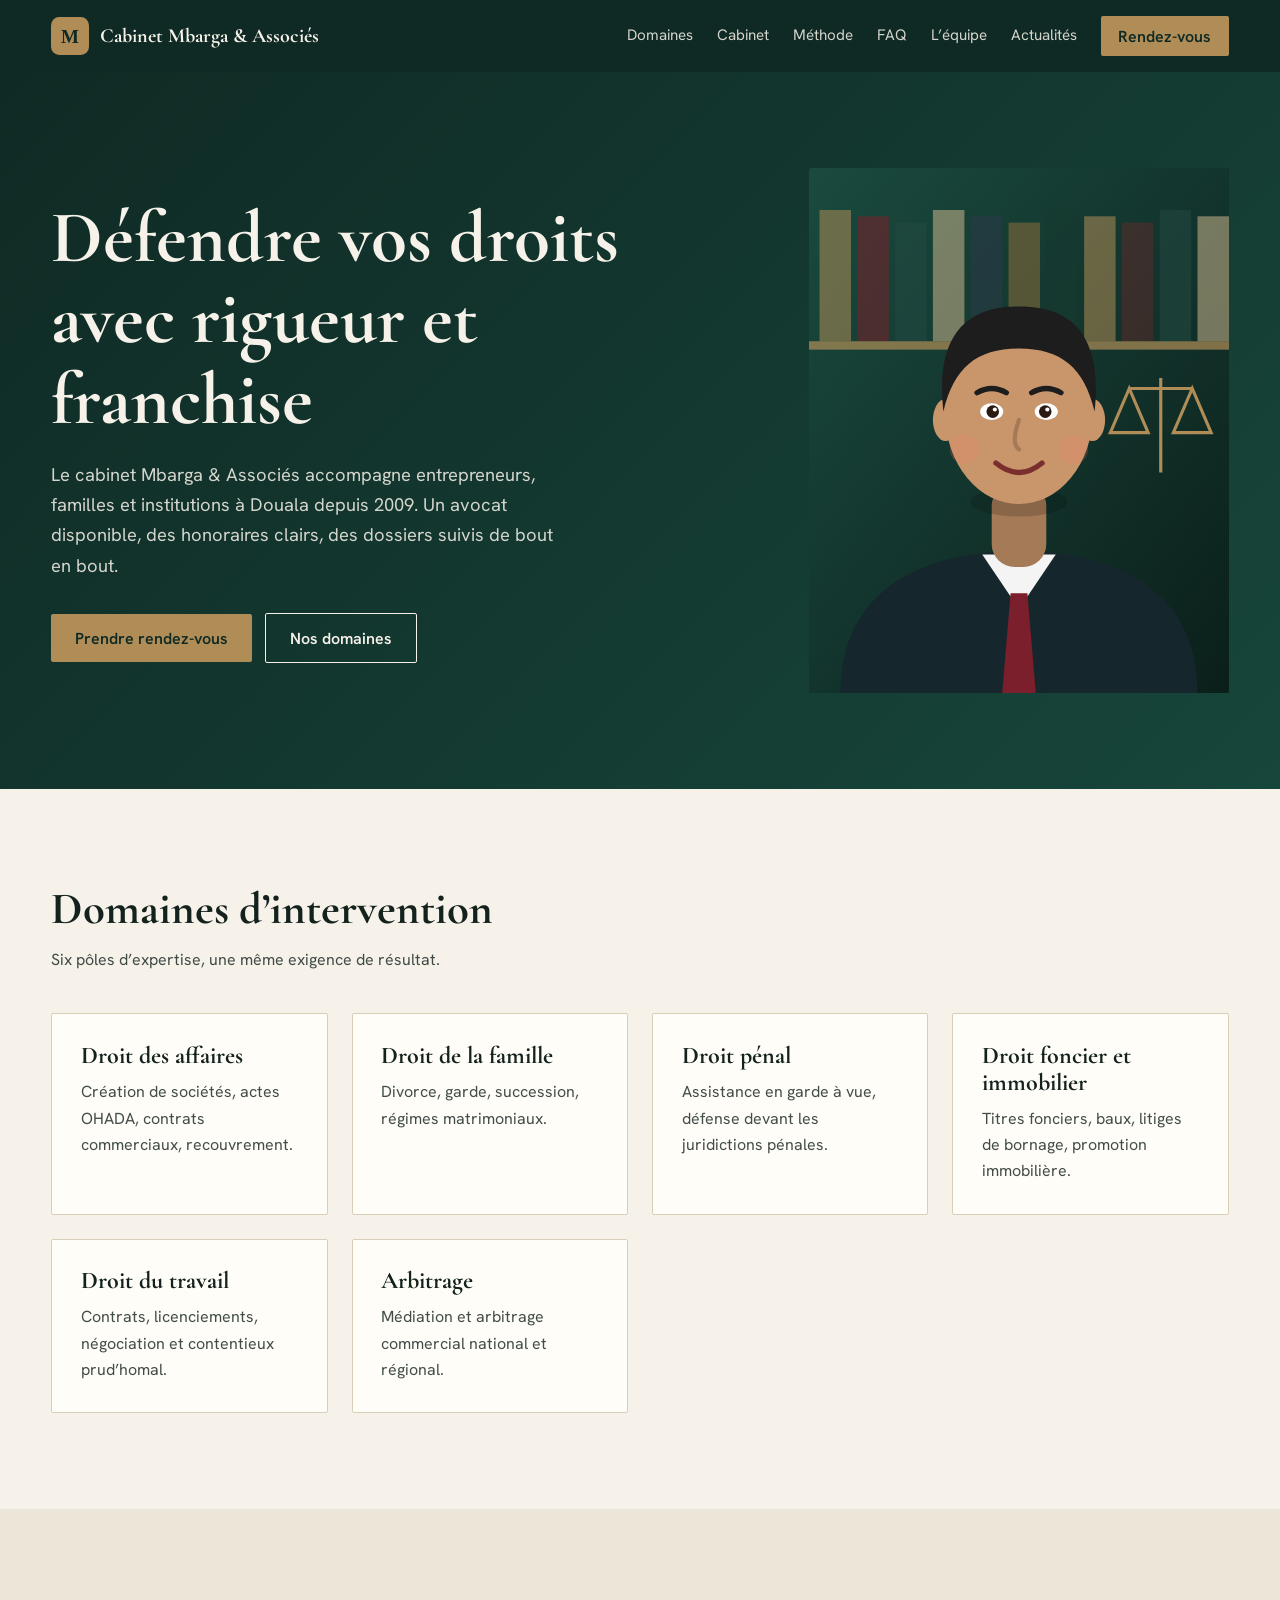
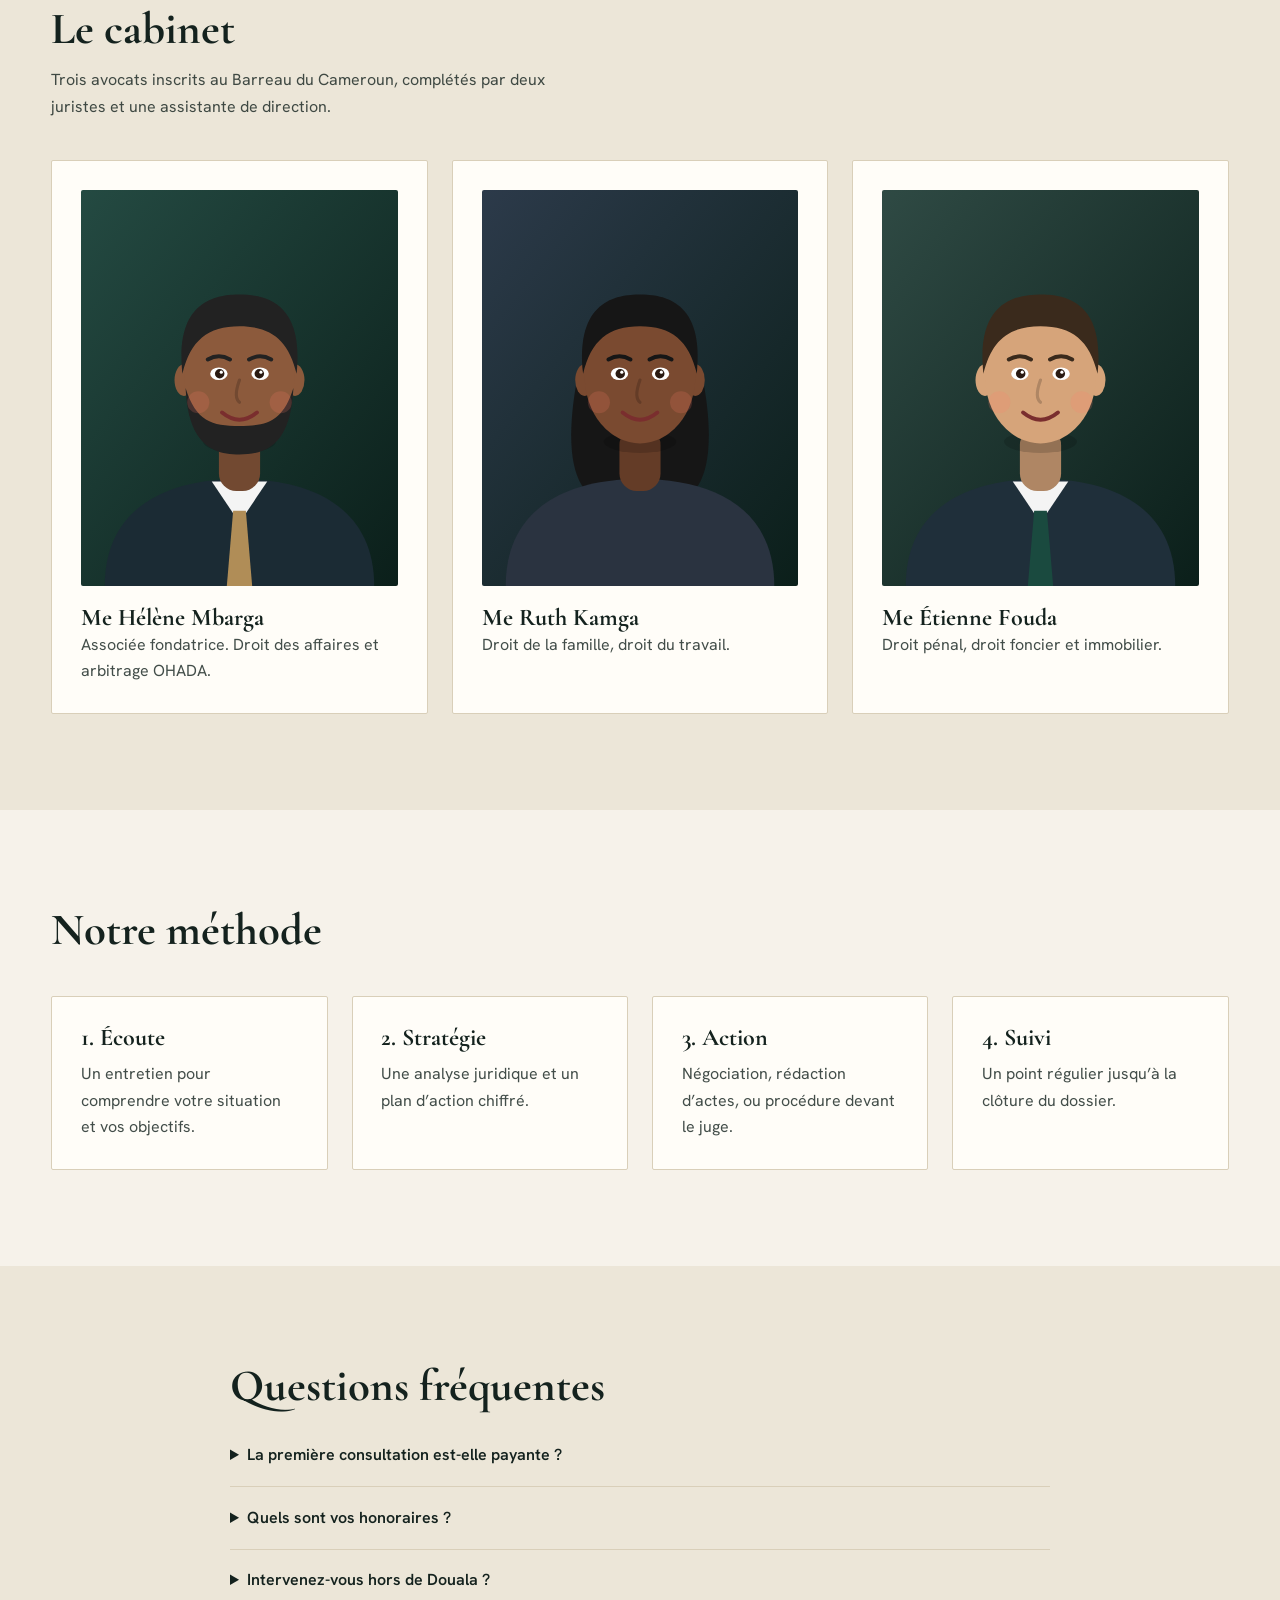
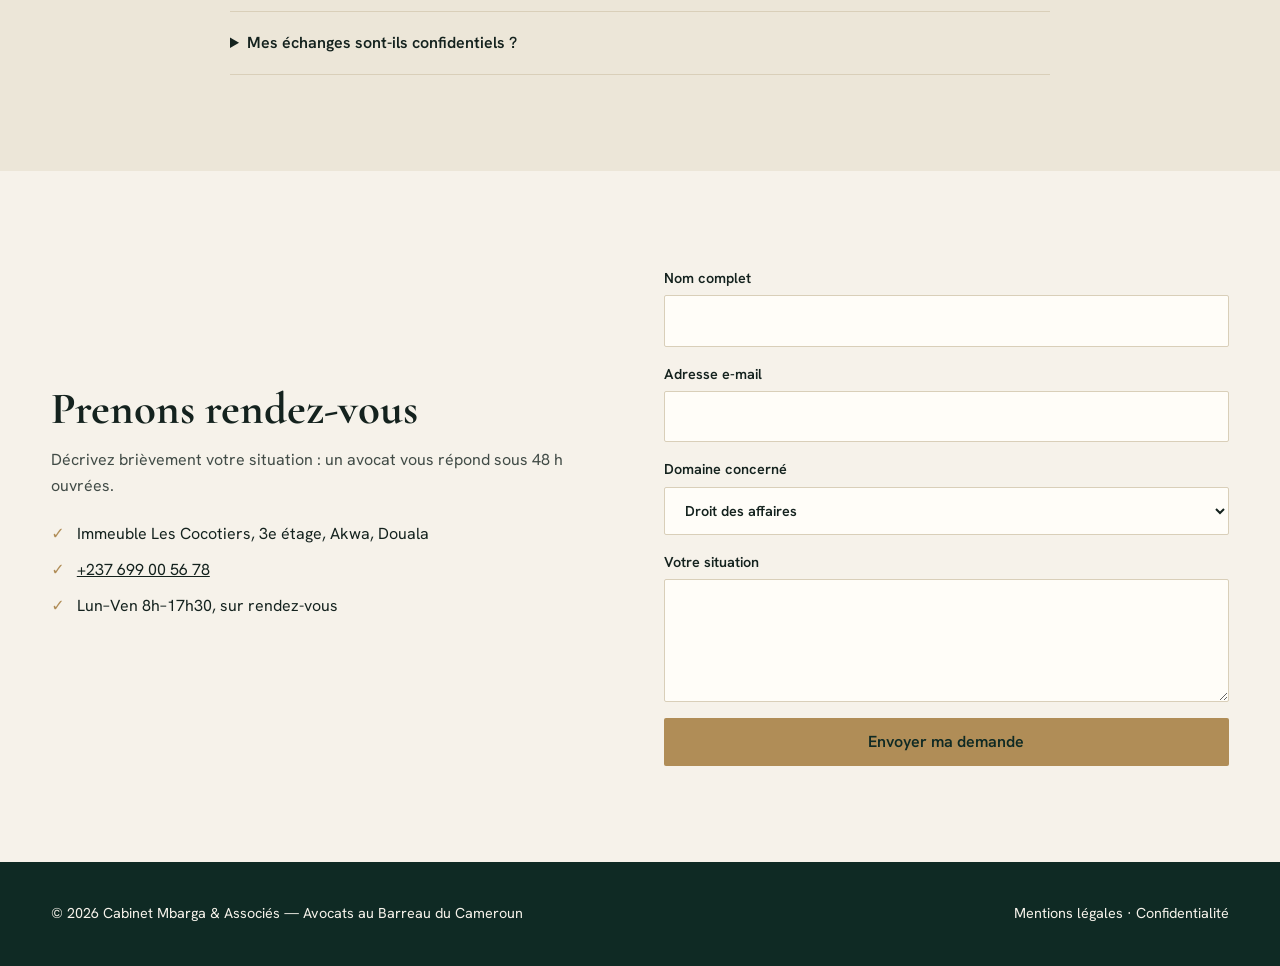
<file: index.html>
<!DOCTYPE html>
<html lang="fr"><head><meta charset="utf-8"><meta name="viewport" content="width=device-width,initial-scale=1"><title>Cabinet Mbarga & Associés | Avocats à Douala</title><meta name="description" content="Cabinet d’avocats à Douala : droit des affaires, famille, pénal, foncier, travail, arbitrage."><link rel="icon" href="favicon.svg" type="image/svg+xml"><link rel="preconnect" href="https://fonts.googleapis.com"><link rel="preconnect" href="https://fonts.gstatic.com" crossorigin><link rel="stylesheet" href="https://fonts.googleapis.com/css2?family=Cormorant+Garamond:wght@500;700&family=Hanken+Grotesk:wght@400;600&display=swap"><link rel="stylesheet" href="css/style.css"></head><body>
<header><div class="wrap"><a class="logo" href="index.html"><img src="favicon.svg" alt="">Cabinet Mbarga & Associés</a><button class="burger" aria-label="Menu" aria-expanded="false" aria-controls="nav">&#9776;</button><nav id="nav"><a href="index.html#domaines">Domaines</a><a href="index.html#equipe">Cabinet</a><a href="index.html#methode">Méthode</a><a href="index.html#faq">FAQ</a><a href="equipe.html">L’équipe</a><a href="actualites.html">Actualités</a><a class="btn" href="index.html#contact">Rendez-vous</a></nav></div></header>
<main id="top"><section class="hero"><div class="wrap"><div><h1>Défendre vos droits avec rigueur et franchise</h1><p class="lead">Le cabinet Mbarga &amp; Associés accompagne entrepreneurs, familles et institutions à Douala depuis 2009. Un avocat disponible, des honoraires clairs, des dossiers suivis de bout en bout.</p><a class="btn" href="#contact">Prendre rendez-vous</a><a class="btn ghost" href="#domaines">Nos domaines</a></div><img src="img/hero.svg" alt="Maître Hélène Mbarga, avocate associée" style="max-width:420px;margin-left:auto"></div></section>
<section id="domaines"><div class="wrap"><h2>Domaines d’intervention</h2><p class="intro">Six pôles d’expertise, une même exigence de résultat.</p><div class="grid"><div class="card"><h3>Droit des affaires</h3><p style="margin-top:.6rem">Création de sociétés, actes OHADA, contrats commerciaux, recouvrement.</p></div><div class="card"><h3>Droit de la famille</h3><p style="margin-top:.6rem">Divorce, garde, succession, régimes matrimoniaux.</p></div><div class="card"><h3>Droit pénal</h3><p style="margin-top:.6rem">Assistance en garde à vue, défense devant les juridictions pénales.</p></div><div class="card"><h3>Droit foncier et immobilier</h3><p style="margin-top:.6rem">Titres fonciers, baux, litiges de bornage, promotion immobilière.</p></div><div class="card"><h3>Droit du travail</h3><p style="margin-top:.6rem">Contrats, licenciements, négociation et contentieux prud’homal.</p></div><div class="card"><h3>Arbitrage</h3><p style="margin-top:.6rem">Médiation et arbitrage commercial national et régional.</p></div></div></div></section>
<section id="equipe" class="alt"><div class="wrap"><h2>Le cabinet</h2><p class="intro">Trois avocats inscrits au Barreau du Cameroun, complétés par deux juristes et une assistante de direction.</p><div class="grid"><div class="card"><img src="img/p1.svg" alt="Maître Hélène Mbarga"><h3>Me Hélène Mbarga</h3><p>Associée fondatrice. Droit des affaires et arbitrage OHADA.</p></div><div class="card"><img src="img/p2.svg" alt="Maître Ruth Kamga"><h3>Me Ruth Kamga</h3><p>Droit de la famille, droit du travail.</p></div><div class="card"><img src="img/p3.svg" alt="Maître Étienne Fouda"><h3>Me Étienne Fouda</h3><p>Droit pénal, droit foncier et immobilier.</p></div></div></div></section>
<section id="methode"><div class="wrap"><h2>Notre méthode</h2><div class="grid"><div class="card"><h3>1. Écoute</h3><p style="margin-top:.6rem">Un entretien pour comprendre votre situation et vos objectifs.</p></div><div class="card"><h3>2. Stratégie</h3><p style="margin-top:.6rem">Une analyse juridique et un plan d’action chiffré.</p></div><div class="card"><h3>3. Action</h3><p style="margin-top:.6rem">Négociation, rédaction d’actes, ou procédure devant le juge.</p></div><div class="card"><h3>4. Suivi</h3><p style="margin-top:.6rem">Un point régulier jusqu’à la clôture du dossier.</p></div></div></div></section>
<section id="faq" class="alt"><div class="wrap" style="max-width:820px"><h2>Questions fréquentes</h2><details><summary>La première consultation est-elle payante ?</summary><p>Un premier entretien de 30 minutes est offert pour évaluer votre dossier.</p></details><details><summary>Quels sont vos honoraires ?</summary><p>Forfait, taux horaire ou honoraire de résultat selon le dossier, toujours précisés par convention écrite.</p></details><details><summary>Intervenez-vous hors de Douala ?</summary><p>Oui : Yaoundé, Garoua, Bafoussam, et devant les juridictions communautaires.</p></details><details><summary>Mes échanges sont-ils confidentiels ?</summary><p>Absolument. Le secret professionnel couvre tous vos échanges avec le cabinet.</p></details></div></section>
<section id="contact"><div class="wrap two"><div><h2>Prenons rendez-vous</h2><p class="intro">Décrivez brièvement votre situation : un avocat vous répond sous 48 h ouvrées.</p><ul class="ck"><li>Immeuble Les Cocotiers, 3e étage, Akwa, Douala</li><li><a href="tel:+237699005678">+237 699 00 56 78</a></li><li>Lun–Ven 8h–17h30, sur rendez-vous</li></ul></div><form data-mail="contact@mbarga-associes.example" data-subject="Demande de rendez-vous — Cabinet Mbarga"><label>Nom complet<input name="nom" type="text" required></label><label>Adresse e-mail<input name="email" type="email" required></label><label>Domaine concerné<select name="domaine"><option>Droit des affaires</option><option>Droit de la famille</option><option>Droit pénal</option><option>Droit foncier et immobilier</option><option>Droit du travail</option><option>Arbitrage</option></select></label><label>Votre situation<textarea name="message" rows="4" required></textarea></label><button class="btn" type="submit">Envoyer ma demande</button><p class="ok" role="status" hidden>Merci ! Votre application de messagerie s’ouvre pour envoyer la demande.</p></form></div></section></main>
<footer><div class="wrap"><span>© 2026 Cabinet Mbarga &amp; Associés — Avocats au Barreau du Cameroun</span><span>Mentions légales · Confidentialité</span></div></footer>
<script src="js/main.js"></script></body></html>
</file>
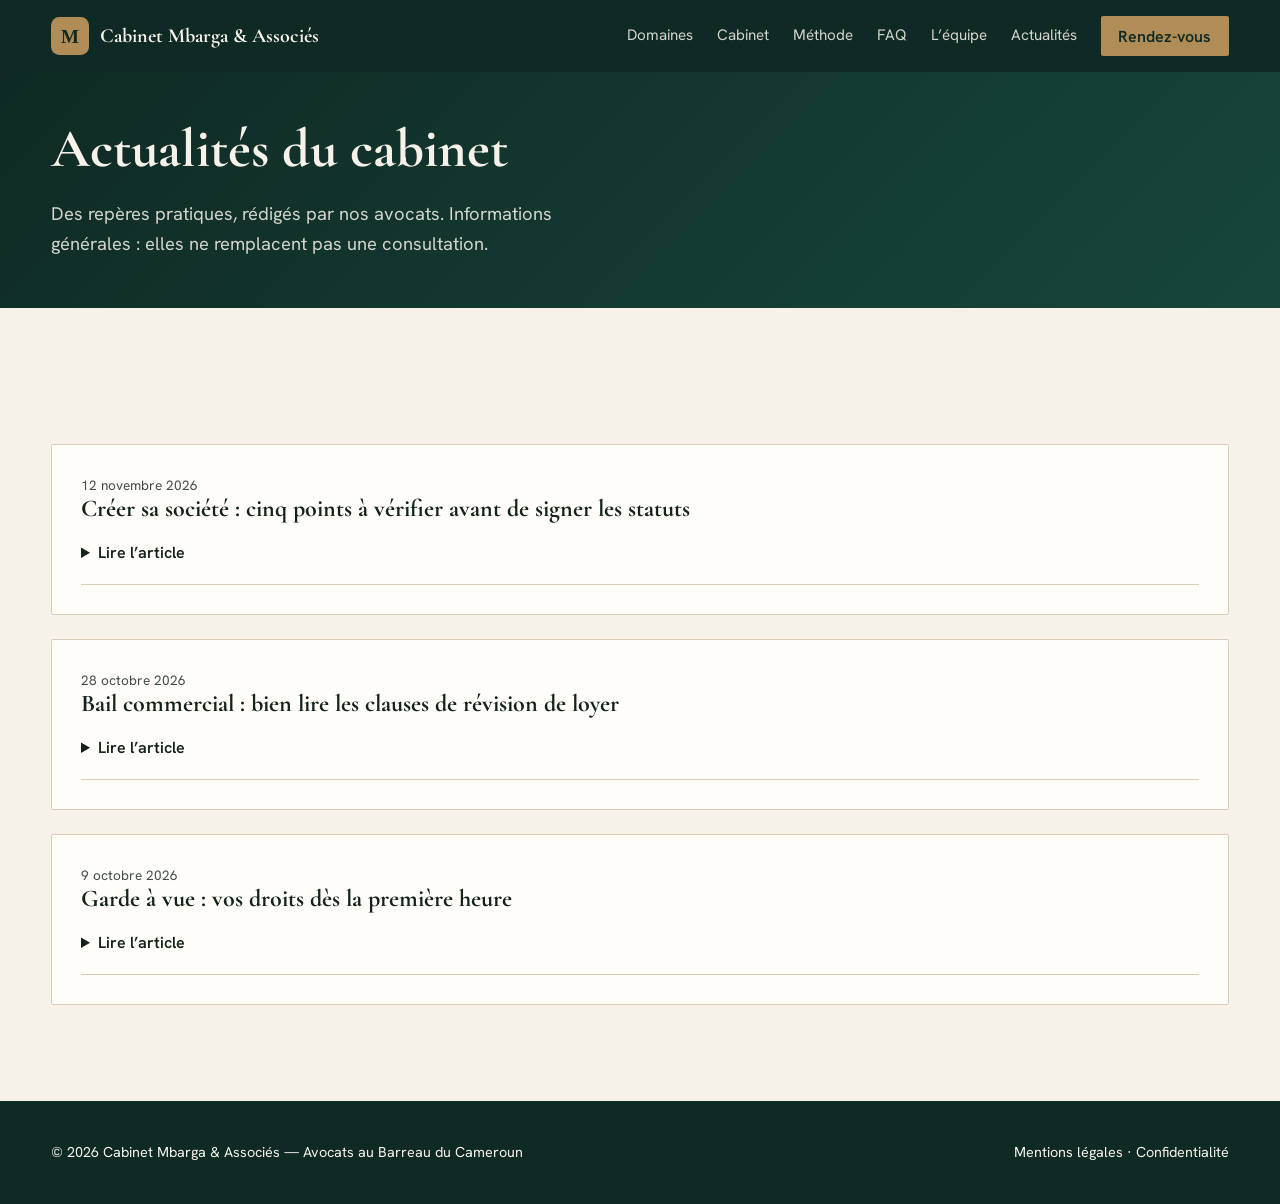
<file: actualites.html>
<!DOCTYPE html>
<html lang="fr"><head><meta charset="utf-8"><meta name="viewport" content="width=device-width,initial-scale=1"><title>Actualités | Cabinet Mbarga & Associés</title><meta name="description" content="Conseils juridiques et actualités du cabinet Mbarga et Associés."><link rel="icon" href="favicon.svg" type="image/svg+xml"><link rel="preconnect" href="https://fonts.googleapis.com"><link rel="preconnect" href="https://fonts.gstatic.com" crossorigin><link rel="stylesheet" href="https://fonts.googleapis.com/css2?family=Cormorant+Garamond:wght@500;700&family=Hanken+Grotesk:wght@400;600&display=swap"><link rel="stylesheet" href="css/style.css"></head><body>
<header><div class="wrap"><a class="logo" href="index.html"><img src="favicon.svg" alt="">Cabinet Mbarga & Associés</a><button class="burger" aria-label="Menu" aria-expanded="false" aria-controls="nav">&#9776;</button><nav id="nav"><a href="index.html#domaines">Domaines</a><a href="index.html#equipe">Cabinet</a><a href="index.html#methode">Méthode</a><a href="index.html#faq">FAQ</a><a href="equipe.html">L’équipe</a><a href="actualites.html">Actualités</a><a class="btn" href="index.html#contact">Rendez-vous</a></nav></div></header>
<main id="top"><section class="hero" style="padding:3rem 0"><div class="wrap" style="display:block"><h1 style="font-size:clamp(2rem,5vw,3.4rem)">Actualités du cabinet</h1><p class="lead" style="margin-bottom:0">Des repères pratiques, rédigés par nos avocats. Informations générales : elles ne remplacent pas une consultation.</p></div></section><section class=""><div class="wrap"><div class="grid" style="grid-template-columns:1fr"><div class="card"><p class="date">12 novembre 2026</p><h3>Créer sa société : cinq points à vérifier avant de signer les statuts</h3><details><summary>Lire l’article</summary><p>Choisissez la forme sociale adaptée à votre projet, définissez précisément l’objet social, répartissez clairement les parts entre associés, prévoyez les règles de sortie d’un associé et vérifiez les formalités d’immatriculation. Un échange préalable avec un avocat évite des corrections coûteuses.</p></details></div><div class="card"><p class="date">28 octobre 2026</p><h3>Bail commercial : bien lire les clauses de révision de loyer</h3><details><summary>Lire l’article</summary><p>Avant de signer, relisez la durée, les conditions de renouvellement, la répartition des charges et la méthode de révision du loyer. Ces clauses déterminent votre équilibre financier sur plusieurs années.</p></details></div><div class="card"><p class="date">9 octobre 2026</p><h3>Garde à vue : vos droits dès la première heure</h3><details><summary>Lire l’article</summary><p>Toute personne placée en garde à vue peut demander à être assistée d’un avocat et à prévenir un proche. Notez l’heure de début de la mesure et contactez le cabinet sans attendre.</p></details></div></div></div></section></main>
<footer><div class="wrap"><span>© 2026 Cabinet Mbarga &amp; Associés — Avocats au Barreau du Cameroun</span><span>Mentions légales · Confidentialité</span></div></footer>
<script src="js/main.js"></script></body></html>
</file>
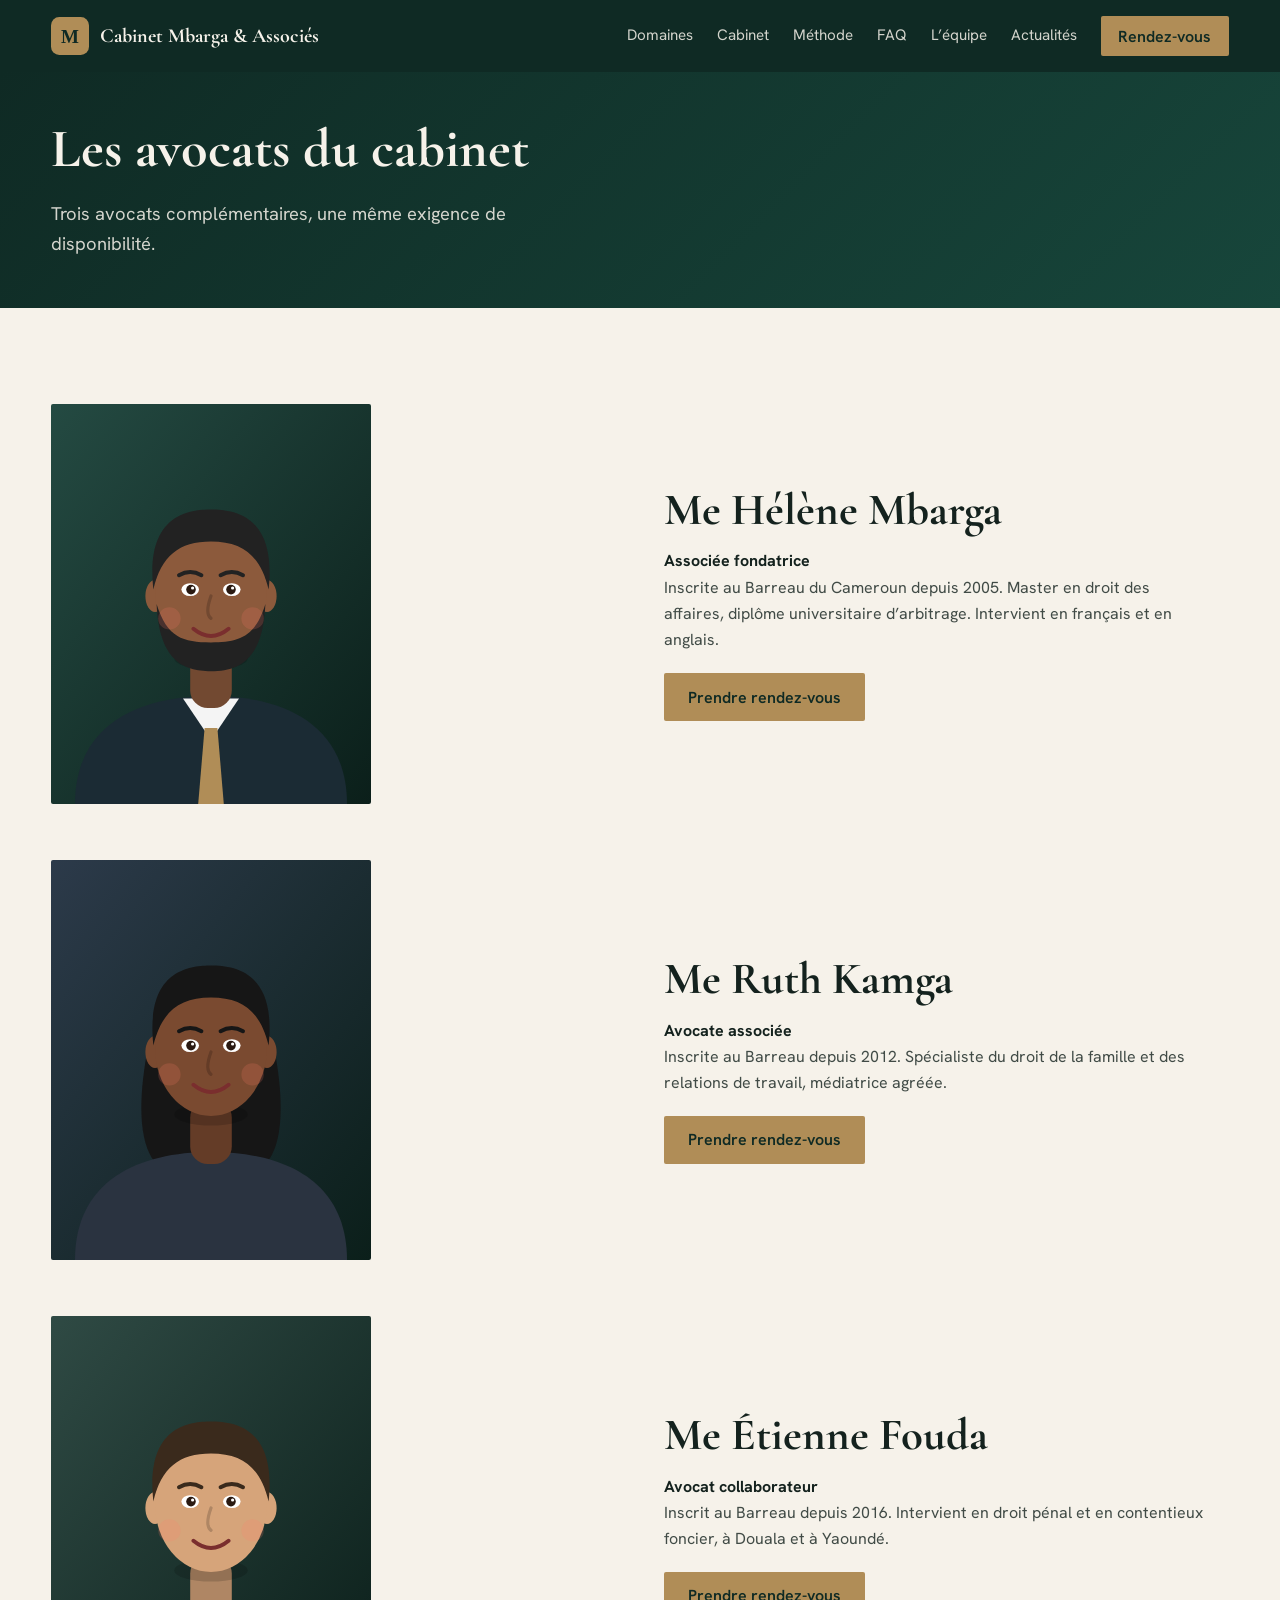
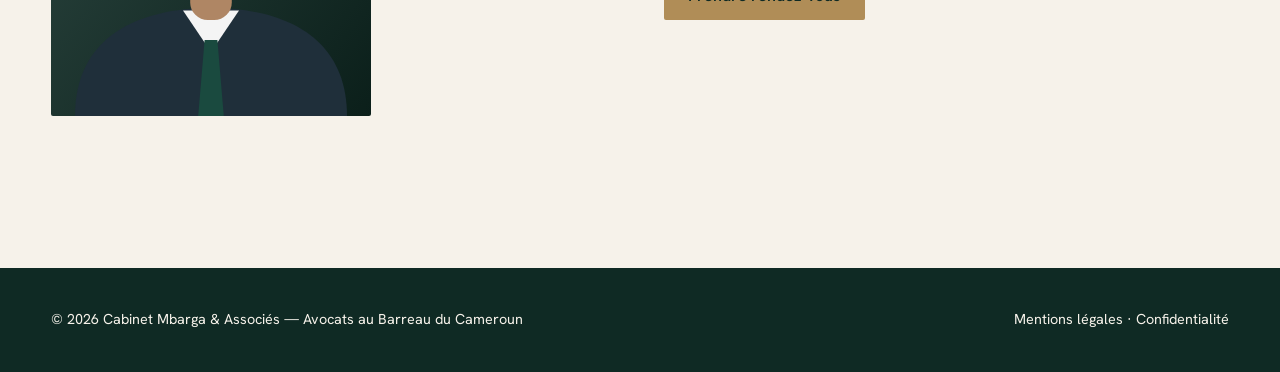
<file: equipe.html>
<!DOCTYPE html>
<html lang="fr"><head><meta charset="utf-8"><meta name="viewport" content="width=device-width,initial-scale=1"><title>L’équipe | Cabinet Mbarga & Associés</title><meta name="description" content="Présentation détaillée des avocats du cabinet Mbarga et Associés."><link rel="icon" href="favicon.svg" type="image/svg+xml"><link rel="preconnect" href="https://fonts.googleapis.com"><link rel="preconnect" href="https://fonts.gstatic.com" crossorigin><link rel="stylesheet" href="https://fonts.googleapis.com/css2?family=Cormorant+Garamond:wght@500;700&family=Hanken+Grotesk:wght@400;600&display=swap"><link rel="stylesheet" href="css/style.css"></head><body>
<header><div class="wrap"><a class="logo" href="index.html"><img src="favicon.svg" alt="">Cabinet Mbarga & Associés</a><button class="burger" aria-label="Menu" aria-expanded="false" aria-controls="nav">&#9776;</button><nav id="nav"><a href="index.html#domaines">Domaines</a><a href="index.html#equipe">Cabinet</a><a href="index.html#methode">Méthode</a><a href="index.html#faq">FAQ</a><a href="equipe.html">L’équipe</a><a href="actualites.html">Actualités</a><a class="btn" href="index.html#contact">Rendez-vous</a></nav></div></header>
<main id="top"><section class="hero" style="padding:3rem 0"><div class="wrap" style="display:block"><h1 style="font-size:clamp(2rem,5vw,3.4rem)">Les avocats du cabinet</h1><p class="lead" style="margin-bottom:0">Trois avocats complémentaires, une même exigence de disponibilité.</p></div></section><section class=""><div class="wrap"><div class="two" style="margin-bottom:3.5rem"><img src="img/p1.svg" alt="Me Hélène Mbarga" style="max-width:320px"><div><h2>Me Hélène Mbarga</h2><p><b>Associée fondatrice</b></p><p class="intro">Inscrite au Barreau du Cameroun depuis 2005. Master en droit des affaires, diplôme universitaire d’arbitrage. Intervient en français et en anglais.</p><a class="btn" href="index.html#contact" style="margin-top:1.2rem">Prendre rendez-vous</a></div></div><div class="two" style="margin-bottom:3.5rem"><img src="img/p2.svg" alt="Me Ruth Kamga" style="max-width:320px"><div><h2>Me Ruth Kamga</h2><p><b>Avocate associée</b></p><p class="intro">Inscrite au Barreau depuis 2012. Spécialiste du droit de la famille et des relations de travail, médiatrice agréée.</p><a class="btn" href="index.html#contact" style="margin-top:1.2rem">Prendre rendez-vous</a></div></div><div class="two" style="margin-bottom:3.5rem"><img src="img/p3.svg" alt="Me Étienne Fouda" style="max-width:320px"><div><h2>Me Étienne Fouda</h2><p><b>Avocat collaborateur</b></p><p class="intro">Inscrit au Barreau depuis 2016. Intervient en droit pénal et en contentieux foncier, à Douala et à Yaoundé.</p><a class="btn" href="index.html#contact" style="margin-top:1.2rem">Prendre rendez-vous</a></div></div></div></section></main>
<footer><div class="wrap"><span>© 2026 Cabinet Mbarga &amp; Associés — Avocats au Barreau du Cameroun</span><span>Mentions légales · Confidentialité</span></div></footer>
<script src="js/main.js"></script></body></html>
</file>
<file: css/style.css>
:root{--bg:#f6f2ea;--fg:#14221e;--hd:#0f2a24;--hf:#f6f2ea;--ac:#b08d57;--onac:#0f2a24;--hero:linear-gradient(135deg,#0f2a24,#17463b);--herof:#f6f2ea;--alt:#ece6d8;--card:#fffdf8;--bd:#d9cfb9;--r:2px;--df:"Cormorant Garamond",Georgia,serif;--bf:"Hanken Grotesk",system-ui,sans-serif}
*{box-sizing:border-box;margin:0}html{scroll-behavior:smooth}
body{font:400 1rem/1.65 var(--bf);background:var(--bg);color:var(--fg)}
img{max-width:100%;display:block}a{color:inherit}h1,h2,h3{font-family:var(--df);line-height:1.1}
.wrap{width:min(1180px,92%);margin:auto}
header{position:sticky;top:0;z-index:20;background:var(--hd);color:var(--hf)}
header .wrap{display:flex;align-items:center;justify-content:space-between;height:72px;gap:1rem}
.logo{font:700 1.25rem var(--df);text-decoration:none;display:flex;gap:.7rem;align-items:center}.logo img{width:38px;height:38px}
nav{display:flex;gap:1.5rem;align-items:center}nav a{text-decoration:none;font-size:.95rem;opacity:.85}nav a:hover{opacity:1}
.btn{display:inline-block;background:var(--ac);color:var(--onac);padding:.85rem 1.5rem;border-radius:var(--r);text-decoration:none;font:600 1rem var(--bf);border:0;cursor:pointer}
.btn:hover{filter:brightness(1.1)}.btn.ghost{background:none;border:1.5px solid currentColor;color:inherit}nav .btn{opacity:1;padding:.6rem 1.1rem}
.burger{display:none;background:none;border:0;color:inherit;font-size:1.8rem;cursor:pointer}
.hero{background:var(--hero);color:var(--herof);padding:clamp(3rem,8vw,6rem) 0}
.hero .wrap{display:grid;grid-template-columns:1.05fr 1fr;gap:3rem;align-items:center}
h1{font-size:clamp(2.4rem,6vw,4.6rem)}h2{font-size:clamp(1.8rem,4vw,2.8rem);margin-bottom:.8rem}
.lead{font-size:1.15rem;opacity:.85;margin:1.2rem 0 2rem;max-width:52ch}.hero .btn+.btn{margin-left:.8rem}
.hero img{width:100%;border-radius:var(--r)}
section{padding:clamp(3.5rem,8vw,6rem) 0}.alt{background:var(--alt)}.intro{max-width:60ch;opacity:.8}
.grid{display:grid;gap:1.5rem;grid-template-columns:repeat(auto-fit,minmax(260px,1fr));margin-top:2.5rem}
.card{background:var(--card);border-radius:var(--r);padding:1.8rem;border:1px solid var(--bd)}
.card img{border-radius:var(--r);margin-bottom:1.2rem;width:100%;aspect-ratio:4/5;object-fit:cover}
.card p{opacity:.8}.price{font:700 2.4rem var(--df);margin:.5rem 0}.card.hot{outline:2px solid var(--ac)}
ul.ck{list-style:none;padding:0;margin:1rem 0 1.5rem}ul.ck li{padding:.3rem 0 .3rem 1.6rem;position:relative}ul.ck li:before{content:"\2713";position:absolute;left:0;color:var(--ac);font-weight:700}
details{border-bottom:1px solid var(--bd);padding:1.1rem 0}summary{cursor:pointer;font-weight:600}details p{margin-top:.6rem;opacity:.8}
form{display:grid;gap:1rem}label{display:grid;gap:.3rem;font-size:.9rem;font-weight:600}
input,select,textarea{font:inherit;padding:.8rem 1rem;border:1px solid var(--bd);border-radius:var(--r);background:var(--card);color:inherit;width:100%}
.ok{padding:.8rem 1rem;border-radius:var(--r);background:var(--ac);color:var(--onac)}
.two{display:grid;grid-template-columns:1fr 1fr;gap:3rem;align-items:center}.two img{border-radius:var(--r);width:100%}
.tabs{display:flex;gap:.5rem;flex-wrap:wrap;margin-top:1.5rem}.tabs button{font:600 .9rem var(--bf);padding:.55rem 1.1rem;border-radius:99px;border:1px solid var(--bd);background:var(--card);color:inherit;cursor:pointer}.tabs button.on{background:var(--ac);color:var(--onac);border-color:var(--ac)}
.row{display:grid;grid-template-columns:90px 80px 1fr auto;gap:1rem;padding:1rem 0;border-bottom:1px solid var(--bd);align-items:center}.row[hidden]{display:none}
.quote{font-size:1.05rem}.quote b{display:block;margin-top:1rem;font-size:.9rem}
footer{background:var(--hd);color:var(--hf);padding:2.5rem 0;font-size:.9rem}footer .wrap{display:flex;justify-content:space-between;gap:1rem;flex-wrap:wrap}
dialog{border:0;border-radius:var(--r);padding:1rem;max-width:min(92vw,520px);background:var(--card);color:var(--fg)}dialog::backdrop{background:#000c}
table{width:100%;border-collapse:collapse}th,td{padding:.8rem;text-align:left;border-bottom:1px solid var(--bd)}.date{font-size:.85rem;opacity:.65}
:focus-visible{outline:3px solid var(--ac);outline-offset:2px}
@media(max-width:860px){.hero .wrap,.two{grid-template-columns:1fr}.burger{display:block}nav{position:absolute;top:72px;left:0;right:0;background:var(--hd);flex-direction:column;padding:1.5rem;display:none;align-items:flex-start}nav.open{display:flex}.row{grid-template-columns:70px 1fr}.row .btn{grid-column:1/-1}}
@media(prefers-reduced-motion:reduce){html{scroll-behavior:auto}}
h1{font-weight:700}h2{font-weight:700}.card h3{font-size:1.5rem}.hero img{background:#0b1f1a}
</file>
